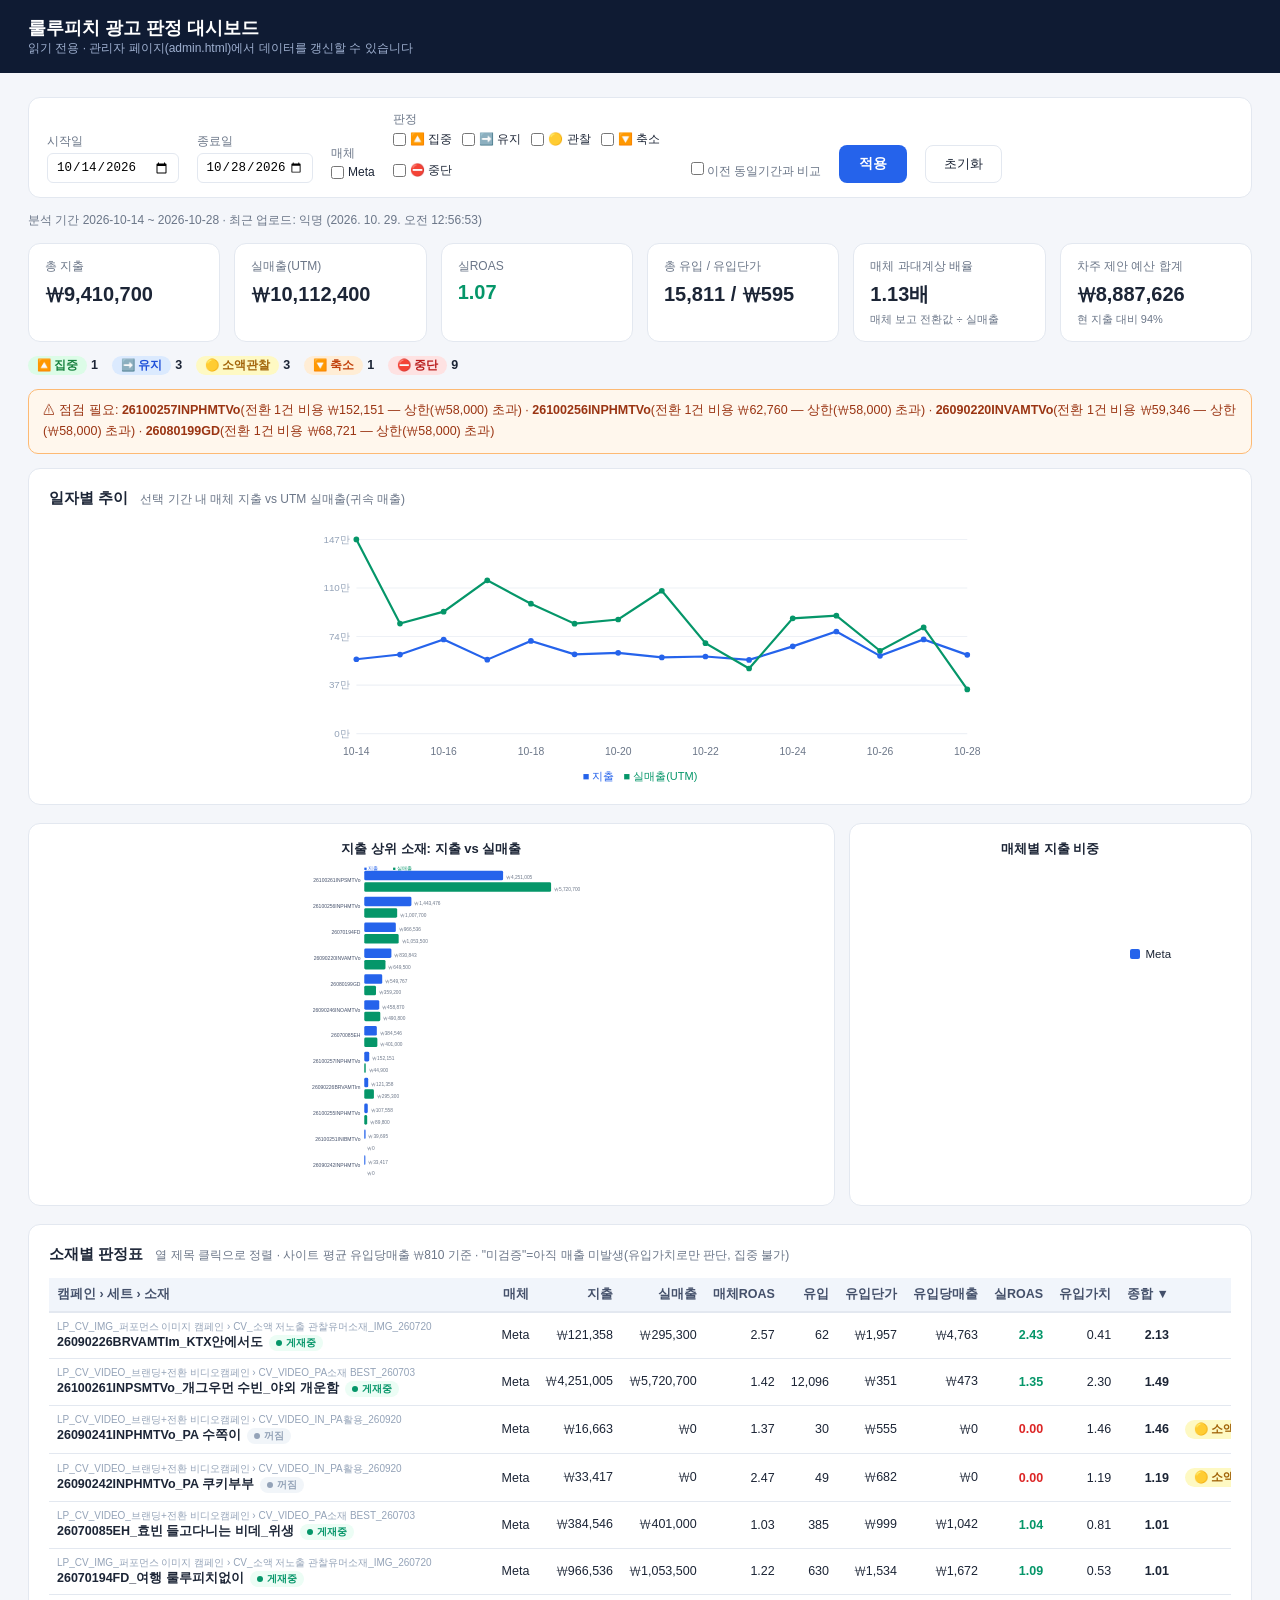
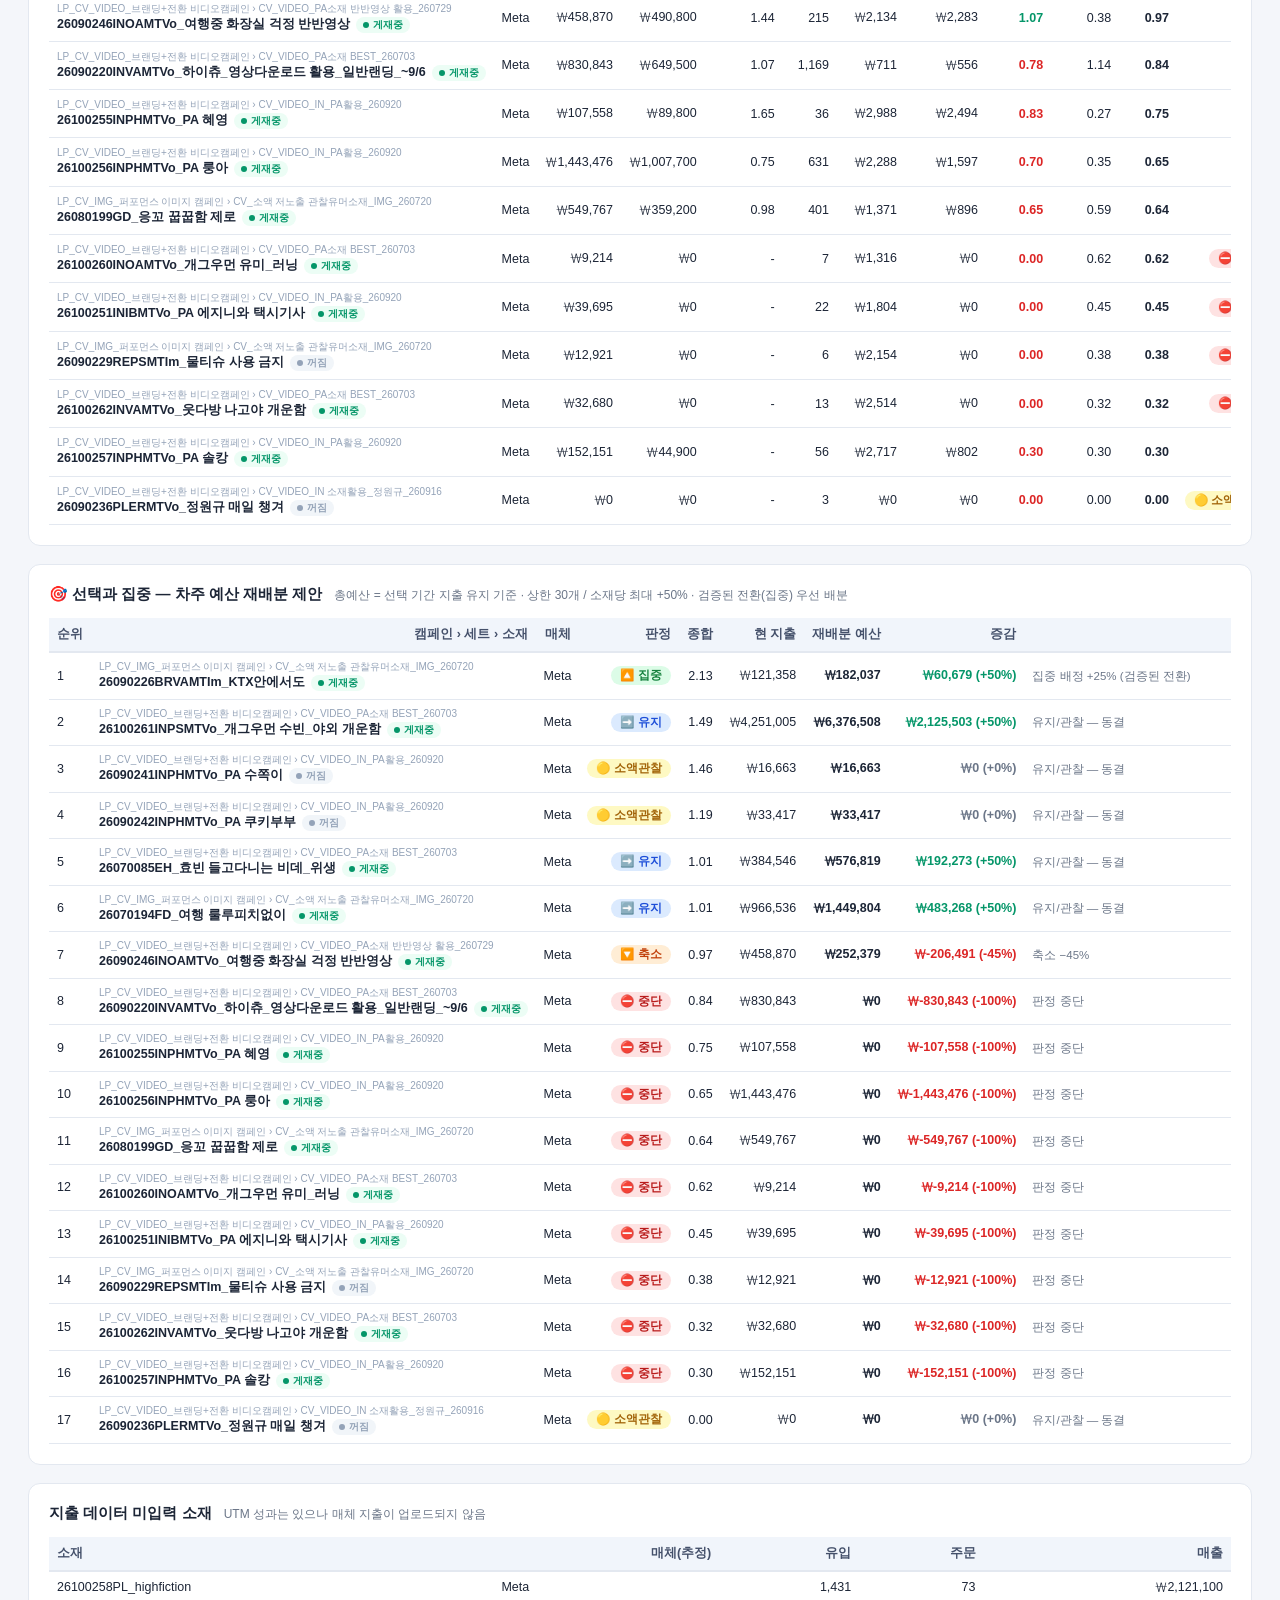
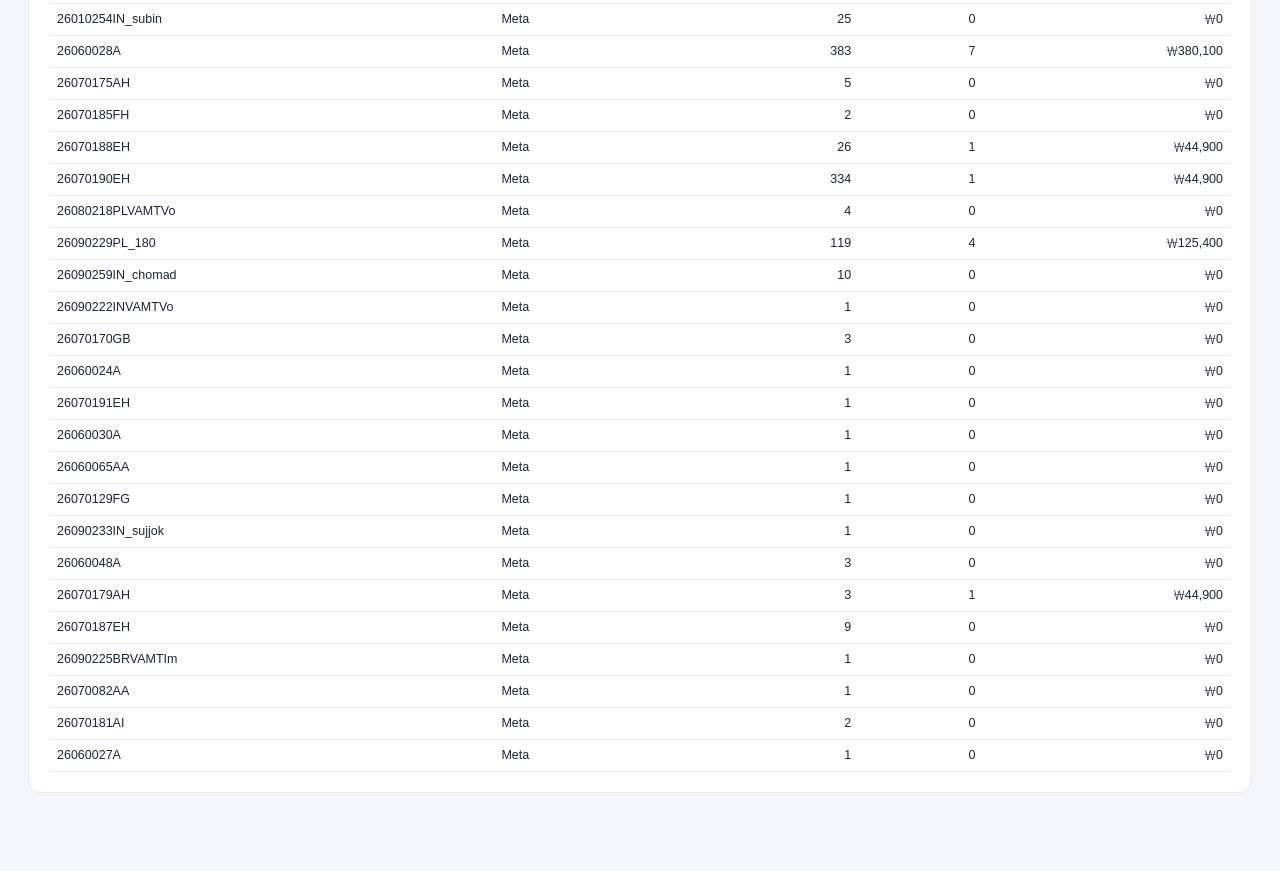
<file: index.html>
<!DOCTYPE html>
<html lang="ko">
<head>
<meta charset="UTF-8">
<meta name="viewport" content="width=device-width, initial-scale=1.0">
<title>룰루피치 광고 판정 대시보드</title>
<link rel="stylesheet" href="assets/style.css?v=2">
<style>
.controls{background:#fff;border:1px solid var(--line);border-radius:12px;padding:14px 18px;margin-bottom:14px;display:flex;gap:18px;flex-wrap:wrap;align-items:flex-end;font-size:12.5px;}
.controls .grp label{display:block;color:var(--sub);font-size:11.5px;margin-bottom:4px;}
.controls input[type=date]{border:1px solid var(--line);border-radius:6px;padding:6px 8px;font-size:12.5px;}
.controls .chk-group{display:flex;gap:10px;flex-wrap:wrap;max-width:280px;}
.controls .chk-group label{display:flex;align-items:center;gap:4px;font-size:12px;color:var(--ink);white-space:nowrap;}
</style>
</head>
<body>
<header>
  <div>
    <h1>룰루피치 광고 판정 대시보드</h1>
    <div class="sub" id="header-sub">불러오는 중...</div>
  </div>
</header>
<main>
  <div id="controls" class="controls" style="display:none">
    <div class="grp">
      <label>시작일</label>
      <input type="date" id="dateStart">
    </div>
    <div class="grp">
      <label>종료일</label>
      <input type="date" id="dateEnd">
    </div>
    <div class="grp">
      <label>매체</label>
      <div class="chk-group" id="mediaChecks"></div>
    </div>
    <div class="grp">
      <label>판정</label>
      <div class="chk-group" id="verdictChecks"></div>
    </div>
    <div class="grp">
      <label><input type="checkbox" id="compareChk"> 이전 동일기간과 비교</label>
    </div>
    <button class="pri" id="applyBtn">적용</button>
    <button class="sec" id="resetBtn">초기화</button>
  </div>
  <div id="root">
    <div class="empty-state">불러오는 중...</div>
  </div>
</main>

<script src="assets/dashboard-logic.js?v=6"></script>
<script>
const VERDICT_LABELS = { focus: "🔼 집중", keep: "➡️ 유지", watch: "🟡 관찰", cut: "🔽 축소", stop: "⛔ 중단" };
let state = null;
const root = document.getElementById("root");
const controls = document.getElementById("controls");

function buildChecks(container, items, prefix) {
  container.innerHTML = items.map((v) => `
    <label><input type="checkbox" class="${prefix}-chk" value="${v.value}">${v.label}</label>`).join("");
}

function currentView() {
  const mediaChecked = [...document.querySelectorAll(".media-chk:checked")].map((el) => el.value);
  const verdictChecked = [...document.querySelectorAll(".verdict-chk:checked")].map((el) => el.value);
  return {
    dateStart: document.getElementById("dateStart").value || state.dateStart,
    dateEnd: document.getElementById("dateEnd").value || state.dateEnd,
    mediaFilter: mediaChecked.length ? new Set(mediaChecked) : null,
    verdictFilter: verdictChecked.length ? new Set(verdictChecked) : null,
    compare: document.getElementById("compareChk").checked,
  };
}

(async function () {
  const sub = document.getElementById("header-sub");
  try {
    const res = await fetch("data.json?t=" + Date.now());
    if (!res.ok) throw new Error("no data");
    state = await res.json();
    sub.textContent = "읽기 전용 · 관리자 페이지(admin.html)에서 데이터를 갱신할 수 있습니다";

    const fullRange = dateRangeOf(state.metaRows);
    document.getElementById("dateStart").value = state.dateStart;
    document.getElementById("dateEnd").value = state.dateEnd;
    document.getElementById("dateStart").min = fullRange[0];
    document.getElementById("dateEnd").max = fullRange[1];

    const mediaSet = new Set(state.metaRows.map((r) => classifyMedia(r.code)));
    buildChecks(document.getElementById("mediaChecks"), [...mediaSet].map((v) => ({ value: v, label: v })), "media");
    buildChecks(document.getElementById("verdictChecks"), Object.entries(VERDICT_LABELS).map(([value, label]) => ({ value, label })), "verdict");

    controls.style.display = "flex";
    renderDashboard(root, state, currentView());

    document.getElementById("applyBtn").addEventListener("click", () => renderDashboard(root, state, currentView()));
    document.getElementById("resetBtn").addEventListener("click", () => {
      document.getElementById("dateStart").value = state.dateStart;
      document.getElementById("dateEnd").value = state.dateEnd;
      document.querySelectorAll(".media-chk, .verdict-chk").forEach((el) => el.checked = false);
      document.getElementById("compareChk").checked = false;
      renderDashboard(root, state, currentView());
    });
  } catch (e) {
    sub.textContent = "";
    root.innerHTML = '<div class="empty-state">아직 업로드된 데이터가 없습니다.<br>관리자에게 데이터 업로드를 요청해주세요. (admin.html)</div>';
  }
})();
</script>
</body>
</html>
</file>
<file: assets/style.css>
:root{--bg:#f4f6fa;--card:#fff;--ink:#1c2536;--sub:#6b7688;--line:#e3e8f0;--blue:#2563eb;--green:#059669;--amber:#d97706;--red:#dc2626;}
*{box-sizing:border-box;margin:0;padding:0;}
body{font-family:'Segoe UI','Malgun Gothic',sans-serif;background:var(--bg);color:var(--ink);font-size:14px;}
header{background:#0f1b33;color:#fff;padding:16px 28px;display:flex;align-items:center;gap:20px;flex-wrap:wrap;}
header h1{font-size:18px;font-weight:700;}
header .sub{color:#9fb0d0;font-size:12px;}
main{max-width:1680px;margin:0 auto;padding:24px 28px 60px;}
.report-meta{color:var(--sub);font-size:12px;margin-bottom:14px;}
.card{background:var(--card);border:1px solid var(--line);border-radius:12px;padding:20px;margin-bottom:18px;}
.card h2{font-size:15px;margin-bottom:14px;}
.card h2 .hint{font-weight:400;color:var(--sub);font-size:12px;margin-left:8px;}
.kpi-grid{display:grid;gap:14px;grid-template-columns:repeat(auto-fit,minmax(150px,1fr));margin-bottom:14px;}
.kpi{background:var(--card);border:1px solid var(--line);border-radius:12px;padding:14px 16px;}
.kpi .l{color:var(--sub);font-size:12px;margin-bottom:6px;}
.kpi .v{font-size:20px;font-weight:700;}
.kpi .d{font-size:11px;color:var(--sub);margin-top:4px;}
table{width:100%;border-collapse:collapse;font-size:12.5px;}
th{background:#f1f5fb;color:#44506a;text-align:right;padding:8px 8px;border-bottom:2px solid var(--line);white-space:nowrap;cursor:default;}
th[data-sort]{cursor:pointer;user-select:none;}
th.sorted-asc::after{content:" ▲";} th.sorted-desc::after{content:" ▼";}
th:first-child,td:first-child{text-align:left;}
td{padding:7px 8px;border-bottom:1px solid var(--line);text-align:right;white-space:nowrap;}
td.l{text-align:left;}
tr:hover td{background:#f8fafd;}
.badge{display:inline-block;padding:2px 9px;border-radius:20px;font-size:11.5px;font-weight:600;white-space:nowrap;}
.warn{background:#fff7ed;border:1px solid #fdba74;border-radius:10px;padding:10px 14px;font-size:12.5px;color:#9a3412;margin-bottom:14px;line-height:1.7;}
.note{color:var(--sub);font-size:12px;line-height:1.6;}
.charts{display:grid;grid-template-columns:2fr 1fr;gap:14px;margin-bottom:18px;}
@media(max-width:900px){.charts{grid-template-columns:1fr;}}
.chartbox{background:var(--card);border:1px solid var(--line);border-radius:12px;padding:16px;overflow-x:auto;}
.chartbox h3{font-size:13px;font-weight:600;margin-bottom:8px;text-align:center;}
td.why{text-align:left;white-space:normal;min-width:260px;max-width:400px;font-size:11.5px;color:var(--sub);line-height:1.45;}
.empty-state{text-align:center;color:var(--sub);padding:60px 20px;background:var(--card);border:2px dashed #b6c3da;border-radius:12px;}
button.pri{background:var(--blue);color:#fff;border:none;border-radius:8px;padding:10px 20px;font-size:13.5px;font-weight:600;cursor:pointer;}
button.pri:disabled{background:#b6c3da;cursor:not-allowed;}
button.sec{background:#fff;color:var(--ink);border:1px solid var(--line);border-radius:8px;padding:9px 18px;font-size:13px;cursor:pointer;}
.drop{border:2px dashed #b6c3da;border-radius:10px;padding:20px;text-align:center;color:var(--sub);cursor:pointer;font-size:12.5px;background:#fafbfd;}
.drop.over{border-color:var(--blue);background:#eff6ff;}
.filechip{display:inline-flex;align-items:center;gap:8px;background:#eef2f9;border:1px solid var(--line);border-radius:8px;padding:6px 12px;font-size:12.5px;}
.filechip b{color:var(--blue);}
.field{margin-bottom:16px;}
.field label{display:block;font-size:12.5px;color:var(--sub);margin-bottom:5px;}
.field input[type=text],.field input[type=password]{width:100%;border:1px solid var(--line);border-radius:8px;padding:9px 10px;font-size:13px;}
.admin-panel{max-width:520px;margin:0 auto;background:var(--card);border:1px solid var(--line);border-radius:12px;padding:24px;}
.status-msg{font-size:12.5px;border-radius:8px;padding:10px 12px;margin-top:12px;}
.status-msg.ok{background:#dcfce7;color:#15803d;}
.status-msg.err{background:#fee2e2;color:#b91c1c;}
a.viewlink{color:var(--blue);}
</file>
